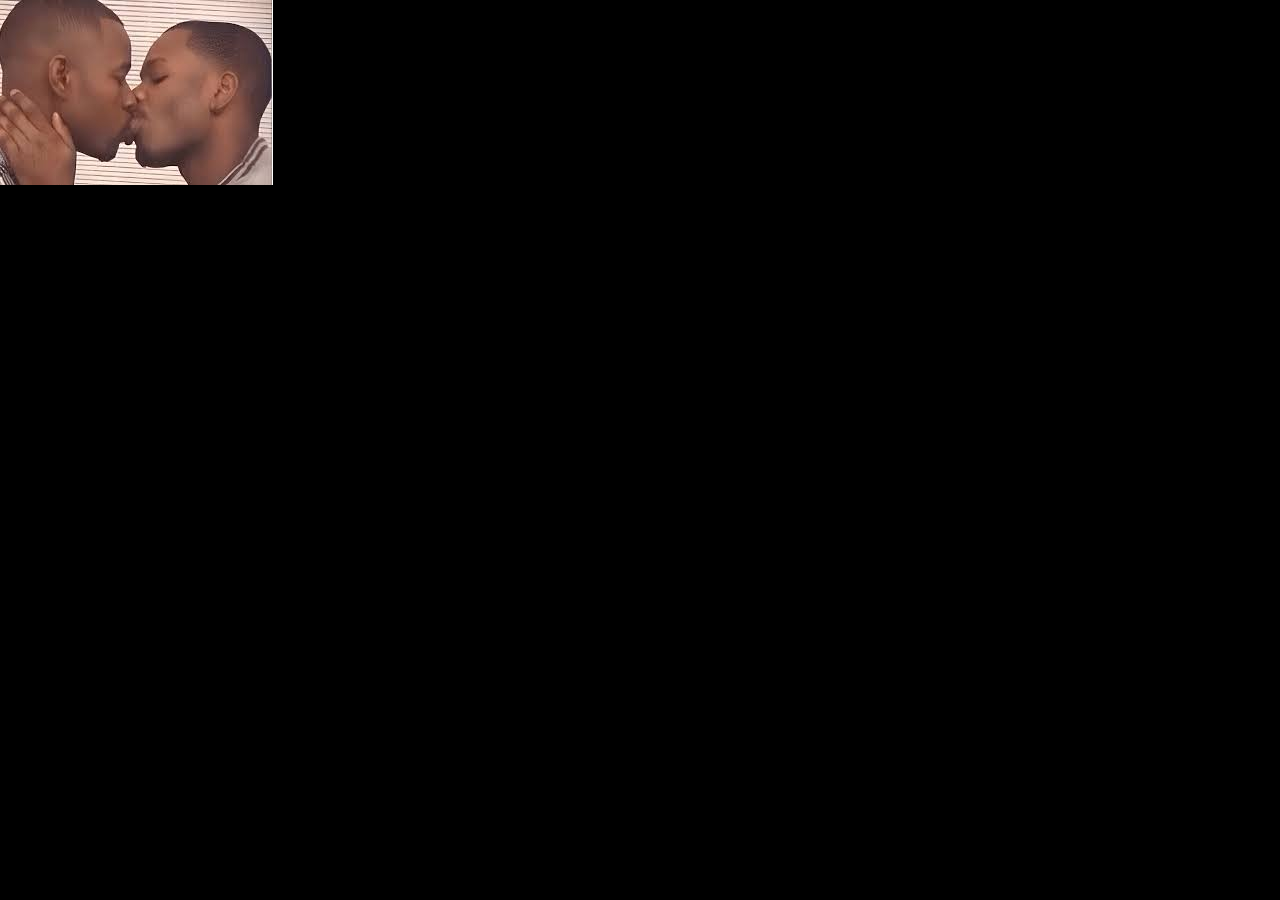
<file: SimpleHtml-bootstrapt/core/dashboard.html>
<!doctype html>
<html lang="en">
  <head>
    <meta charset="utf-8">
    <meta name="viewport" content="width=device-width, initial-scale=1">
    <title>MyNig</title>
    <link href="https://cdn.jsdelivr.net/npm/bootstrap@5.3.8/dist/css/bootstrap.min.css" rel="stylesheet" integrity="sha384-sRIl4kxILFvY47J16cr9ZwB07vP4J8+LH7qKQnuqkuIAvNWLzeN8tE5YBujZqJLB" crossorigin="anonymous">
    <link rel="stylesheet" href="css/style.css">
  </head>
  <body>
    <img src="assets/images/flashbang.jpg"  class="fullscreen-img">
    <script src="https://cdn.jsdelivr.net/npm/bootstrap@5.3.8/dist/js/bootstrap.bundle.min.js" integrity="sha384-FKyoEForCGlyvwx9Hj09JcYn3nv7wiPVlz7YYwJrWVcXK/BmnVDxM+D2scQbITxI" crossorigin="anonymous"></script>
  </body>
</html>
</file>
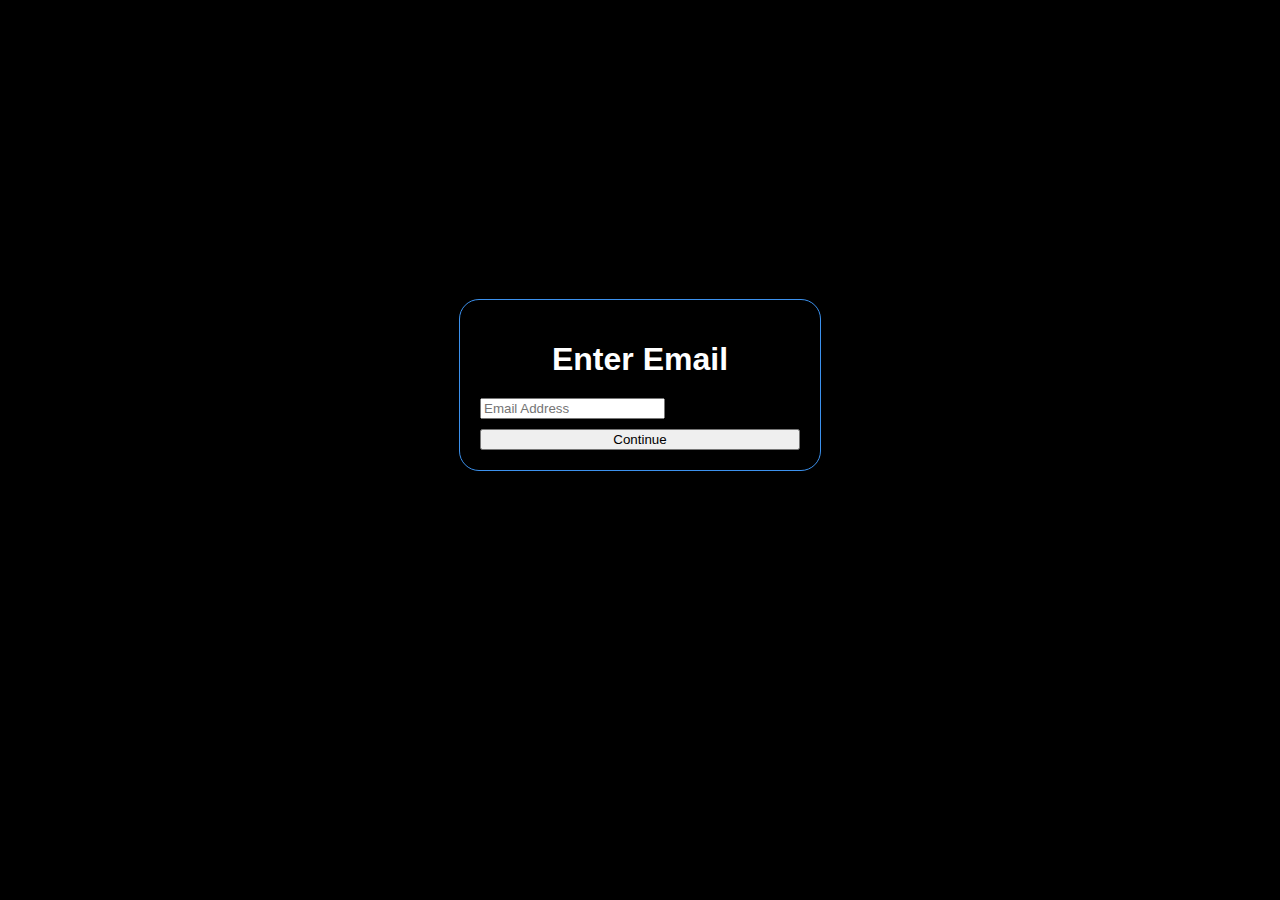
<file: SimpleHtml-bootstrapt/core/forgot-password.html>
<!-- Forgot Password Page -->
<!doctype html>
<html lang="en">
  <head>
    <meta charset="utf-8">
    <meta name="viewport" content="width=device-width, initial-scale=1">
    <title>MyNig</title>
    <link href="https://cdn.jsdelivr.net/npm/bootstrap@5.3.8/dist/css/bootstrap.min.css" rel="stylesheet" integrity="sha384-sRIl4kxILFvY47J16cr9ZwB07vP4J8+LH7qKQnuqkuIAvNWLzeN8tE5YBujZqJLB" crossorigin="anonymous">
    <link rel="stylesheet" href="assets/css/style.css">
  </head>
  <body>
    <div class="container">
        <div class="card page" >
                <h1>Enter Email</h1>
            <form action="verify-code.html" method="POST">
                <div class="form-group">
                    <input type="email" class="form-control" name="email" placeholder="Email Address" required>
                </div>
                <button type="submit" class="btn btn-primary">Continue</button>
            </form>
        </div>
    </div>
    <script src="https://cdn.jsdelivr.net/npm/bootstrap@5.3.8/dist/js/bootstrap.bundle.min.js" integrity="sha384-FKyoEForCGlyvwx9Hj09JcYn3nv7wiPVlz7YYwJrWVcXK/BmnVDxM+D2scQbITxI" crossorigin="anonymous"></script>
  </body>
</html>
</file>
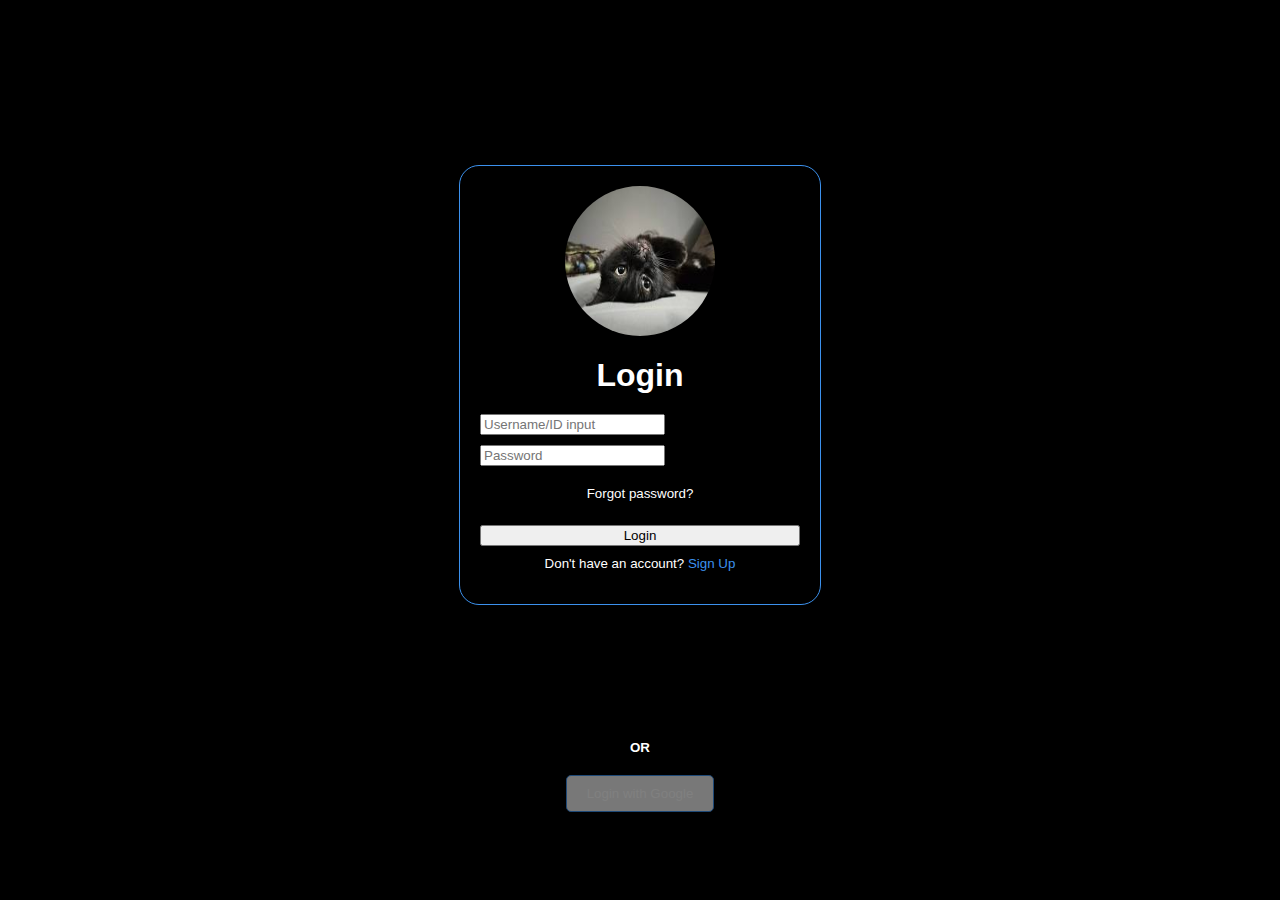
<file: SimpleHtml-bootstrapt/core/login.html>
<!-- LOGIN PAGE -->
<!doctype html>
<html lang="en">
  <head>
    <meta charset="utf-8">
    <meta name="viewport" content="width=device-width, initial-scale=1">
    <title>MyNig</title>
    <link href="https://cdn.jsdelivr.net/npm/bootstrap@5.3.8/dist/css/bootstrap.min.css" rel="stylesheet" integrity="sha384-sRIl4kxILFvY47J16cr9ZwB07vP4J8+LH7qKQnuqkuIAvNWLzeN8tE5YBujZqJLB" crossorigin="anonymous">
    <link rel="stylesheet" href="assets/css/style.css">
  </head>
  <body>
    <div class="container1">
        <div class="card page" >
            <div class="image-container">
                <img src="assets/img/catto.jpg">
            </div>
                <h1>
                    Login
                </h1>
            <form action="admin/dashboard.html" method="POST">
                <div class="form-group">
                    <input type="email" class="form-control" name="email" placeholder="Username/ID input" required>
                </div>
                <div class="form-group">
                    <input type="password" class="form-control" name="password" placeholder="Password" required>
                </div>
                <p>
                    <a href="forgot-password.html"> Forgot password?</a>
                </p>
                <button type="submit" class="btn btn-primary">Login</button>
            </form>
            <p>
                Don't have an account?&nbsp;<a class="link" style="color: #3c91ed;" href="signup.html">Sign Up</a>
            </p>
        </div>
    </div>
    <p class="text-center">OR</p>
    <div class="google-login-container">
        <button type="submit" class="btn">Login with Google</button>
    </div>
    <script src="https://cdn.jsdelivr.net/npm/bootstrap@5.3.8/dist/js/bootstrap.bundle.min.js" integrity="sha384-FKyoEForCGlyvwx9Hj09JcYn3nv7wiPVlz7YYwJrWVcXK/BmnVDxM+D2scQbITxI" crossorigin="anonymous"></script>
  </body>
</html>
</file>
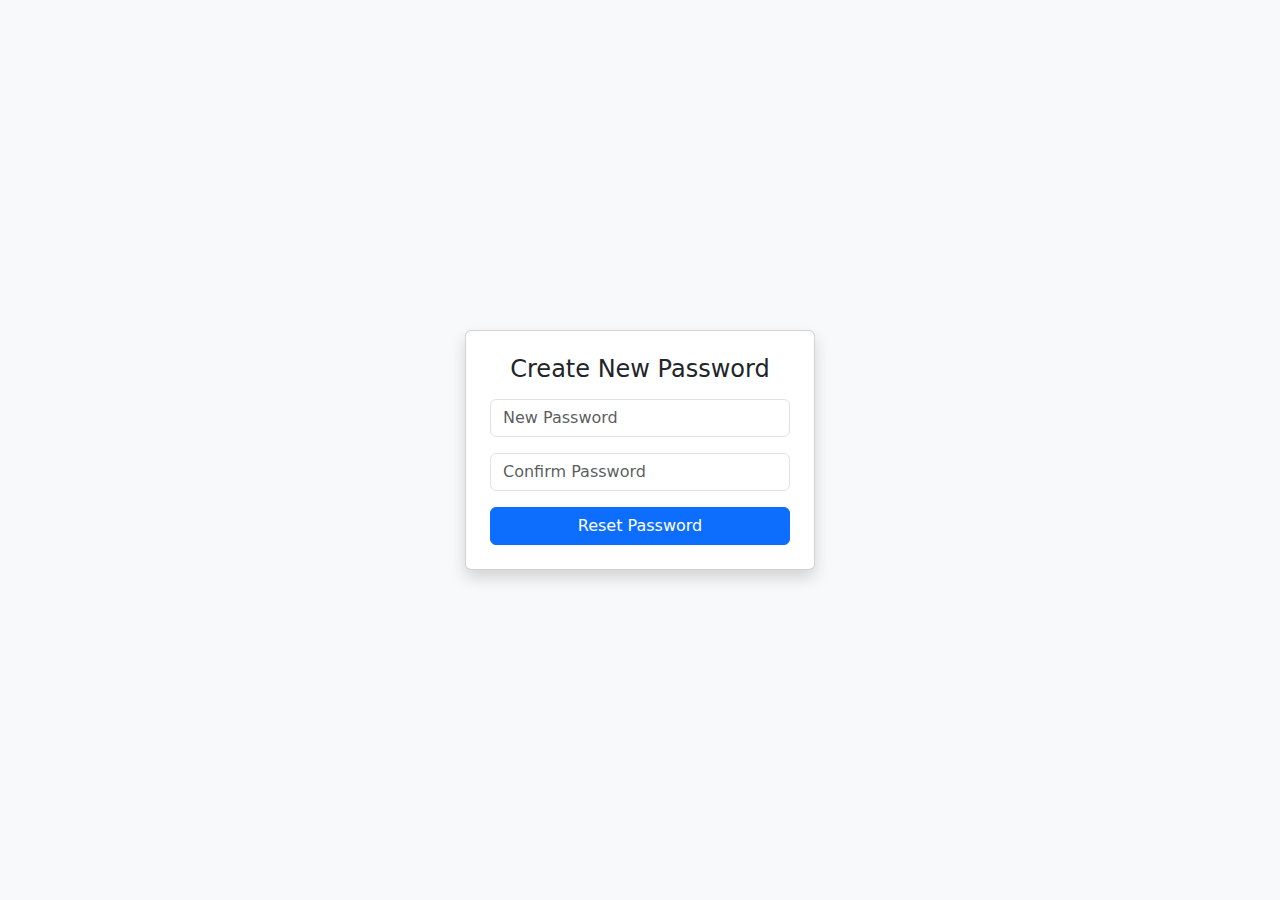
<file: SimpleHtml-bootstrapt/core/reset-password.html>
<!doctype html>
<html lang="en">
    <head>
        <meta charset="utf-8">
        <meta name="viewport" content="width=device-width, initial-scale=1">
        <title>Reset Password</title>
        <link href="https://cdn.jsdelivr.net/npm/bootstrap@5.3.8/dist/css/bootstrap.min.css" rel="stylesheet">
    </head>
    <body class="d-flex justify-content-center align-items-center vh-100 bg-light">
        <div class="card p-4 shadow" style="width: 350px;">
            <h4 class="text-center mb-3">
                Create New Password
            </h4>
            <form action="login.html" method="POST">
                <div class="mb-3">
                    <input type="password" 
                        class="form-control" 
                        id="password" 
                        placeholder="New Password" 
                        minlength="6" 
                        required>
                </div>
                <div class="mb-3">
                    <input type="password" 
                        class="form-control" 
                        id="confirmPassword" 
                        placeholder="Confirm Password" 
                        minlength="6" 
                        required>
                </div>
                <button type="submit" class="btn btn-primary w-100">
                    Reset Password
                </button>
            </form>
        </div>
        <script src="https://cdn.jsdelivr.net/npm/bootstrap@5.3.8/dist/js/bootstrap.bundle.min.js" integrity="sha384-FKyoEForCGlyvwx9Hj09JcYn3nv7wiPVlz7YYwJrWVcXK/BmnVDxM+D2scQbITxI" crossorigin="anonymous"></script>
    </body>
</html>
</file>
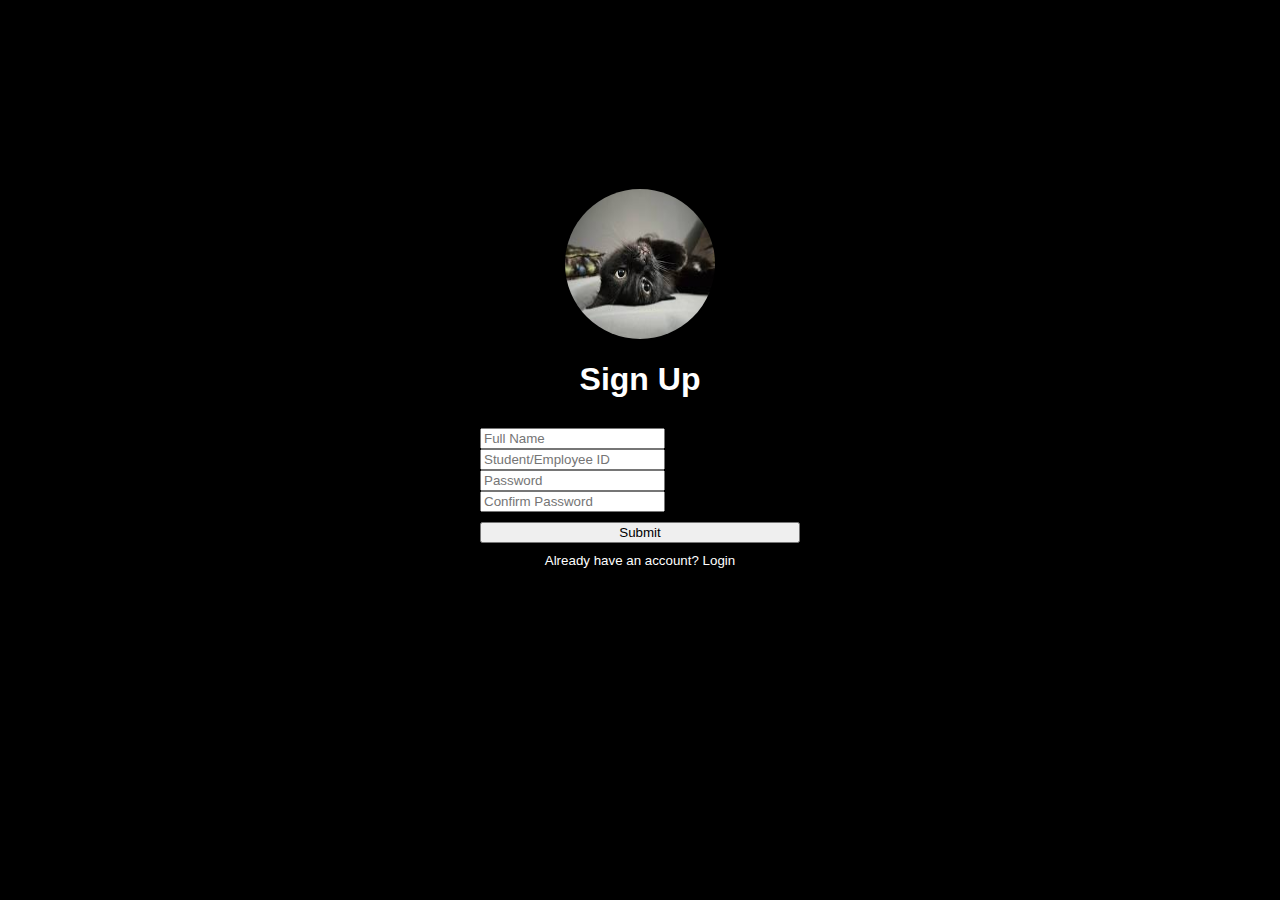
<file: SimpleHtml-bootstrapt/core/signup.html>
<!doctype html>
<html lang="en">
  <head>
    <meta charset="utf-8">
    <meta name="viewport" content="width=device-width, initial-scale=1">
    <title>MyNig</title>
    <link href="https://cdn.jsdelivr.net/npm/bootstrap@5.3.8/dist/css/bootstrap.min.css" rel="stylesheet" integrity="sha384-sRIl4kxILFvY47J16cr9ZwB07vP4J8+LH7qKQnuqkuIAvNWLzeN8tE5YBujZqJLB" crossorigin="anonymous">
    <link rel="stylesheet" href="css/style.css">
  </head>
  <body>
    <div class="container2">
        <div class="card">
            <div class="image-container">
                <img src="assets/images/catto.jpg">
            </div>
            <form>
                <h1>
                    Sign Up
                </h1>
                <div class="form-row">
                    <div class="form-group">
                        <input type="text" class="form-control" id="inputUsername" placeholder="Full Name">
                    </div>
                    <div class="form-group">
                        <input type="email" class="form-control" id="inputEmail4" placeholder="Student/Employee ID">
                    </div>
                    <div class="form-group">
                        <input type="password" class="form-control" id="inputPassword4" placeholder="Password">
                    </div>
                    <div class="form-group">
                        <input type="password" class="form-control" id="inputConfirmPassword" placeholder="Confirm Password">
                    </div>
                </div>
                <button type="submit" class="btn btn-primary">Submit</button>
            </form>
            <p>
                Already have an account?&nbsp;<a style="text-decoration: none;" href="login.html">Login</a>
            </p>
        </div>
    </div>
    <script src="https://cdn.jsdelivr.net/npm/bootstrap@5.3.8/dist/js/bootstrap.bundle.min.js" integrity="sha384-FKyoEForCGlyvwx9Hj09JcYn3nv7wiPVlz7YYwJrWVcXK/BmnVDxM+D2scQbITxI" crossorigin="anonymous"></script>
  </body>
</html>
</file>
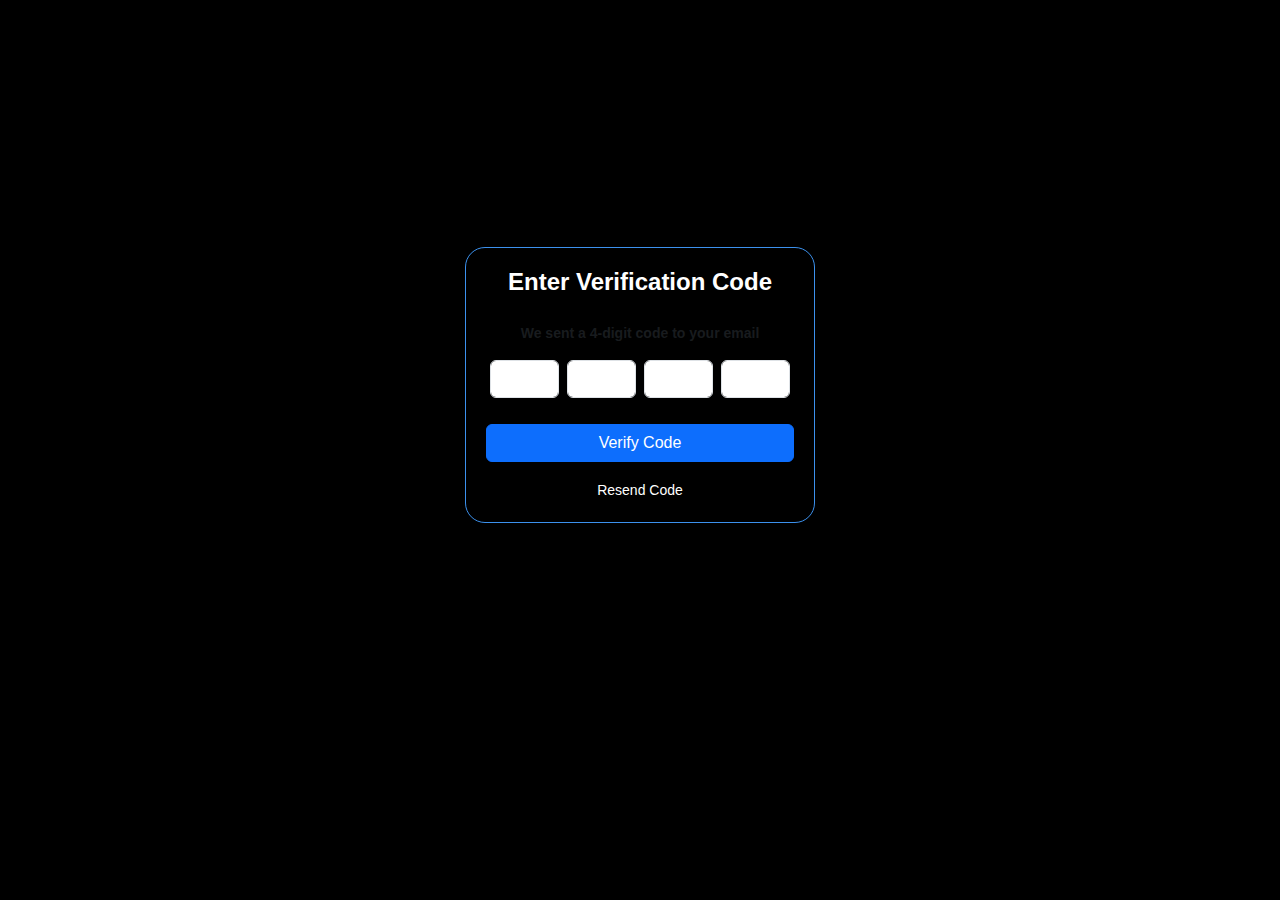
<file: SimpleHtml-bootstrapt/core/verify-code.html>
<!-- Verify Code Page -->
<!doctype html>
<html lang="en">
    <head>
        <meta charset="utf-8">
        <meta name="viewport" content="width=device-width, initial-scale=1">
        <title>Verify Code</title>
        <link href="https://cdn.jsdelivr.net/npm/bootstrap@5.3.8/dist/css/bootstrap.min.css" rel="stylesheet">
        <link rel="stylesheet" href="assets/css/style.css">
    </head>
    <body>
        <div class="container">
            <div class="card page" style="width: 350px;">
                <h4 class="text-center mb-3">Enter Verification Code</h4>
                <p class="text-center text-muted" style="font-size: 14px;">
                    We sent a 4-digit code to your email
                </p>
            <form action="reset-password.html" method="POST">
                <div class="d-flex justify-content-between mb-3">
                    <input type="text" class="form-control text-center mx-1" maxlength="1" required>
                    <input type="text" class="form-control text-center mx-1" maxlength="1" required>
                    <input type="text" class="form-control text-center mx-1" maxlength="1" required>
                    <input type="text" class="form-control text-center mx-1" maxlength="1" required>
                </div>
                <button type="submit" class="btn btn-primary w-100">Verify Code</button>
            </form>
            <div class="text-center mt-3">
                <a href="#" style="text-decoration:none; font-size:14px;">Resend Code</a>
            </div>
        </div>
        <script src="https://cdn.jsdelivr.net/npm/bootstrap@5.3.8/dist/js/bootstrap.bundle.min.js" integrity="sha384-FKyoEForCGlyvwx9Hj09JcYn3nv7wiPVlz7YYwJrWVcXK/BmnVDxM+D2scQbITxI" crossorigin="anonymous"></script>
    </body>
</html>
</file>
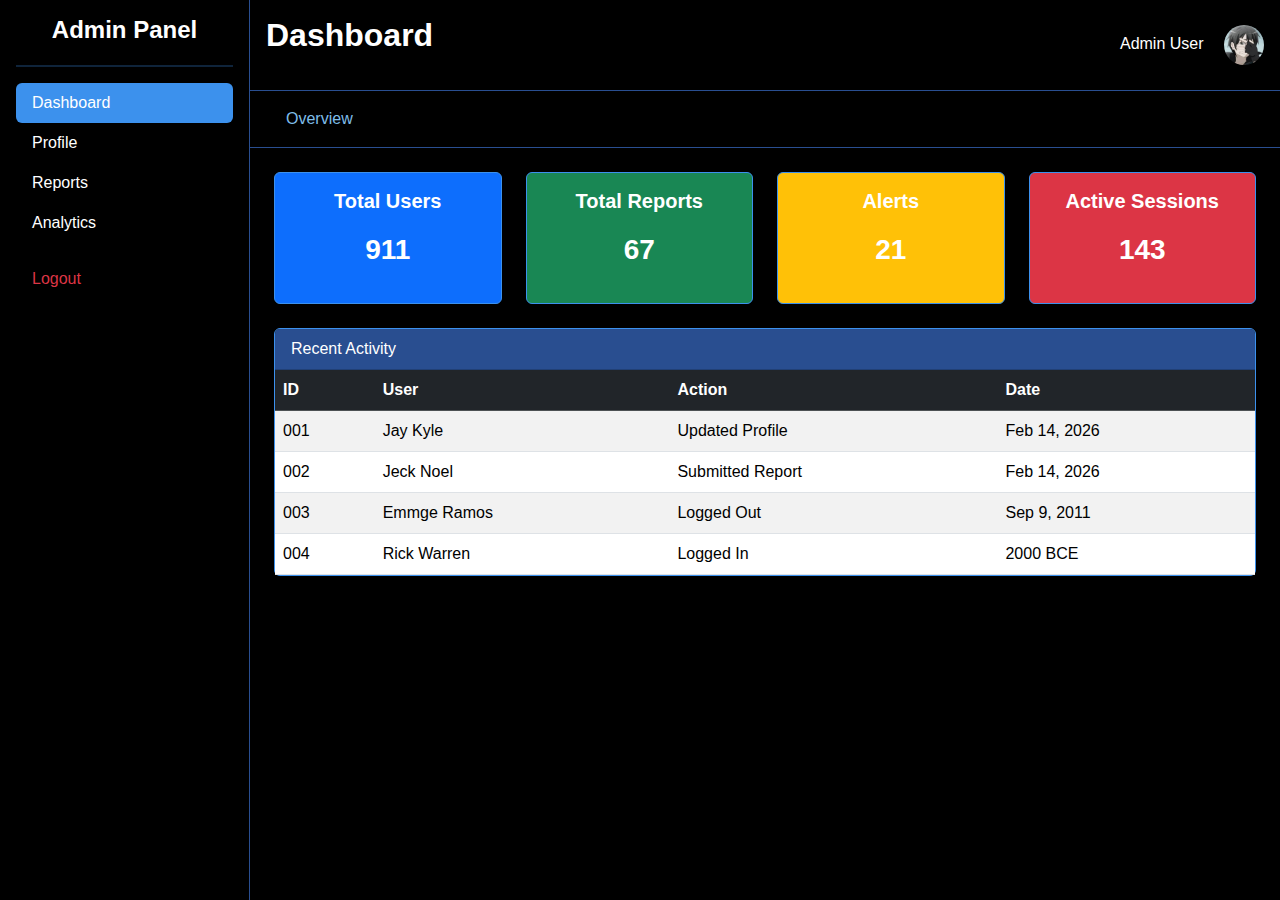
<file: SimpleHtml-bootstrapt/core/admin/dashboard.html>
<!doctype html>
<html lang="en">
<head>
  <meta charset="utf-8">
  <meta name="viewport" content="width=device-width, initial-scale=1">
  <title>Dashboard</title>
  <link href="https://cdn.jsdelivr.net/npm/bootstrap@5.3.8/dist/css/bootstrap.min.css" rel="stylesheet">
  <link rel="stylesheet" href="../assets/css/style.css">
</head>
<body>
<div class="side-nav d-flex">
  <div class="side-bar bg-dark text-white p-3 " style="width: 250px; min-height: 100vh;">
    <h4 class="text-center">Admin Panel</h4>
    <hr>
    <ul class="nav flex-column">
      <li class="nav-item active">
        <a class="nav-link active" href="dashboard.html">Dashboard</a>
      </li>
      <li class="nav-item">
        <a class="nav-link text-white" href="profile.html">Profile</a>
      </li>
      <li class="nav-item">
        <a class="nav-link text-white" href="reports.html">Reports</a>
      </li>
      <li class="nav-item">
        <a class="nav-link text-white" href="analytics.html">Analytics</a>
      </li>
      <li class="nav-item mt-3">
        <a class="nav-link text-danger" href="../login.html">Logout</a>
      </li>
    </ul>
  </div>
  <div class="right-side flex-grow-1">
    <div class="d-flex justify-content-between align-items-center p-3 border-bottom">
      <h2>Dashboard</h2>
      <div>
        <span class="me-3">Admin User</span>
        <img src="../assets/img/avatar.jpg" class="rounded-circle" width="40" height="40" alt="Admin Avatar">
      </div>
    </div>
    <nav class="navbar navbar-expand-lg px-3">
      <div class="container-fluid">
        <div class="navbar-nav">
          <a class="nav-link active" href="#">Overview</a>
        </div>
      </div>
    </nav>
    <div class="container-fluid p-4">
      <div class="row g-4 mb-4">
        <div class="col-md-3">
          <div class="card text-bg-primary">
            <div class="card-body">
              <h5>Total Users</h5>
              <h3>911</h3>
            </div>
          </div>
        </div>
        <div class="col-md-3">
          <div class="card text-bg-success">
            <div class="card-body">
              <h5>Total Reports</h5>
              <h3>67</h3>
            </div>
          </div>
        </div>
        <div class="col-md-3">
          <div class="card text-bg-warning">
            <div class="card-body">
              <h5>Alerts</h5>
              <h3>21</h3>
            </div>
          </div>
        </div>
        <div class="col-md-3">
          <div class="card text-bg-danger">
            <div class="card-body">
              <h5>Active Sessions</h5>
              <h3>143</h3>
            </div>
          </div>
        </div>
      </div>
      <div class="card">
        <div class="card-header">
          Recent Activity
        </div>
        <div class="card-body p-0">
          <table class="table table-striped mb-0">
            <thead class="table-dark">
              <tr>
                <th>ID</th>
                <th>User</th>
                <th>Action</th>
                <th>Date</th>
              </tr>
            </thead>
            <tbody>
              <tr>
                <td>001</td>
                <td>Jay Kyle</td>
                <td>Updated Profile</td>
                <td>Feb 14, 2026</td>
              </tr>
              <tr>
                <td>002</td>
                <td>Jeck Noel</td>
                <td>Submitted Report</td>
                <td>Feb 14, 2026</td>
              </tr>
              <tr>
                <td>003</td>
                <td>Emmge Ramos</td>
                <td>Logged Out</td>
                <td>Sep 9, 2011</td>
              </tr>
              <tr>
                <td>004</td>
                <td>Rick Warren</td>
                <td>Logged In</td>
                <td>2000 BCE</td>
              </tr>
            </tbody>
          </table>
        </div>
      </div>
    </div>
  </div>
</div>
<script src="https://cdn.jsdelivr.net/npm/bootstrap@5.3.8/dist/js/bootstrap.bundle.min.js"></script>
</body>
</html>
</file>
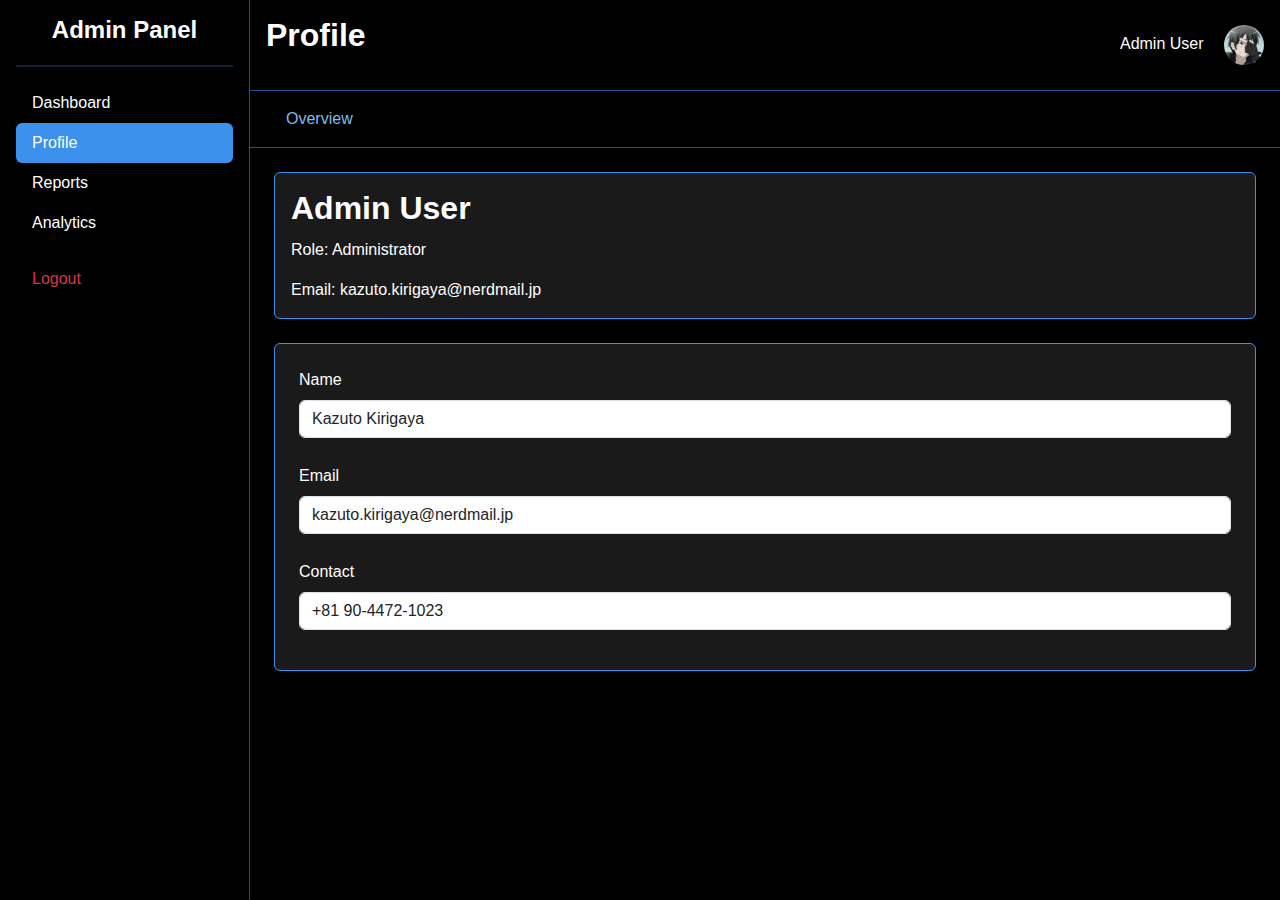
<file: SimpleHtml-bootstrapt/core/admin/profile.html>
<!doctype html>
<html lang="en">
<head>
  <meta charset="utf-8">
  <meta name="viewport" content="width=device-width, initial-scale=1">
  <title>Profile</title>
  <link href="https://cdn.jsdelivr.net/npm/bootstrap@5.3.8/dist/css/bootstrap.min.css" rel="stylesheet">
  <link rel="stylesheet" href="../assets/css/style.css">
</head>
<body>
<div class="side-nav d-flex">
  <div class="side-bar bg-dark text-white p-3 " style="width: 250px; min-height: 100vh;">
    <h4 class="text-center">Admin Panel</h4>
    <hr>
    <ul class="nav flex-column">
      <li class="nav-item">
        <a class="nav-link  text-white" href="dashboard.html">Dashboard</a>
      </li>
      <li class="nav-item active">
        <a class="nav-link active" href="profile.html">Profile</a>
      </li>
      <li class="nav-item">
        <a class="nav-link text-white" href="reports.html">Reports</a>
      </li>
      <li class="nav-item">
        <a class="nav-link text-white" href="analytics.html">Analytics</a>
      </li>
      <li class="nav-item mt-3">
        <a class="nav-link text-danger" href="../login.html">Logout</a>
      </li>
    </ul>
  </div>
  <div class="flex-grow-1">
    <div class="d-flex justify-content-between align-items-center p-3 border-bottom">
      <h2>Profile</h2>
      <div>
        <span class="me-3">Admin User</span>
        <img src="../assets/img/avatar.jpg" class="rounded-circle" width="40" height="40" alt="Admin Avatar">
      </div>
    </div>
    <nav class="navbar navbar-expand-lg px-3">
      <div class="container-fluid">
        <div class="navbar-nav">
          <a class="nav-link active" href="#">Overview</a>
        </div>
      </div>
    </nav>
    <div class="container-fluid p-4">
      <div class="card mb-4">
        <div class="card-body">
          <h5 class="card-title justify-content-start fs-2">Admin User</h5>
          <p class="card-text justify-content-start fs-6">Role: Administrator</p>
          <p class="card-text justify-content-start fs-6">Email: kazuto.kirigaya@nerdmail.jp</p>
        </div>
      </div>
      <div class="card p-4">
        <form>
          <div class="mb-3">
            <label for="name" class="form-label">Name</label>
            <input type="text" id="name" class="form-control" value="Kazuto Kirigaya" readonly>
          </div>
          <div class="mb-3">
            <label for="email" class="form-label">Email</label>
            <input type="email" id="email" class="form-control" value="kazuto.kirigaya@nerdmail.jp" readonly>
          </div>
          <div class="mb-3">
            <label for="contact" class="form-label">Contact</label>
            <input type="text" id="contact" class="form-control" value="+81 90-4472-1023" readonly>
          </div>
        </form>
      </div>
    </div>
  </div>
</div>
<script src="https://cdn.jsdelivr.net/npm/bootstrap@5.3.8/dist/js/bootstrap.bundle.min.js"></script>
</body>
</html>
</file>
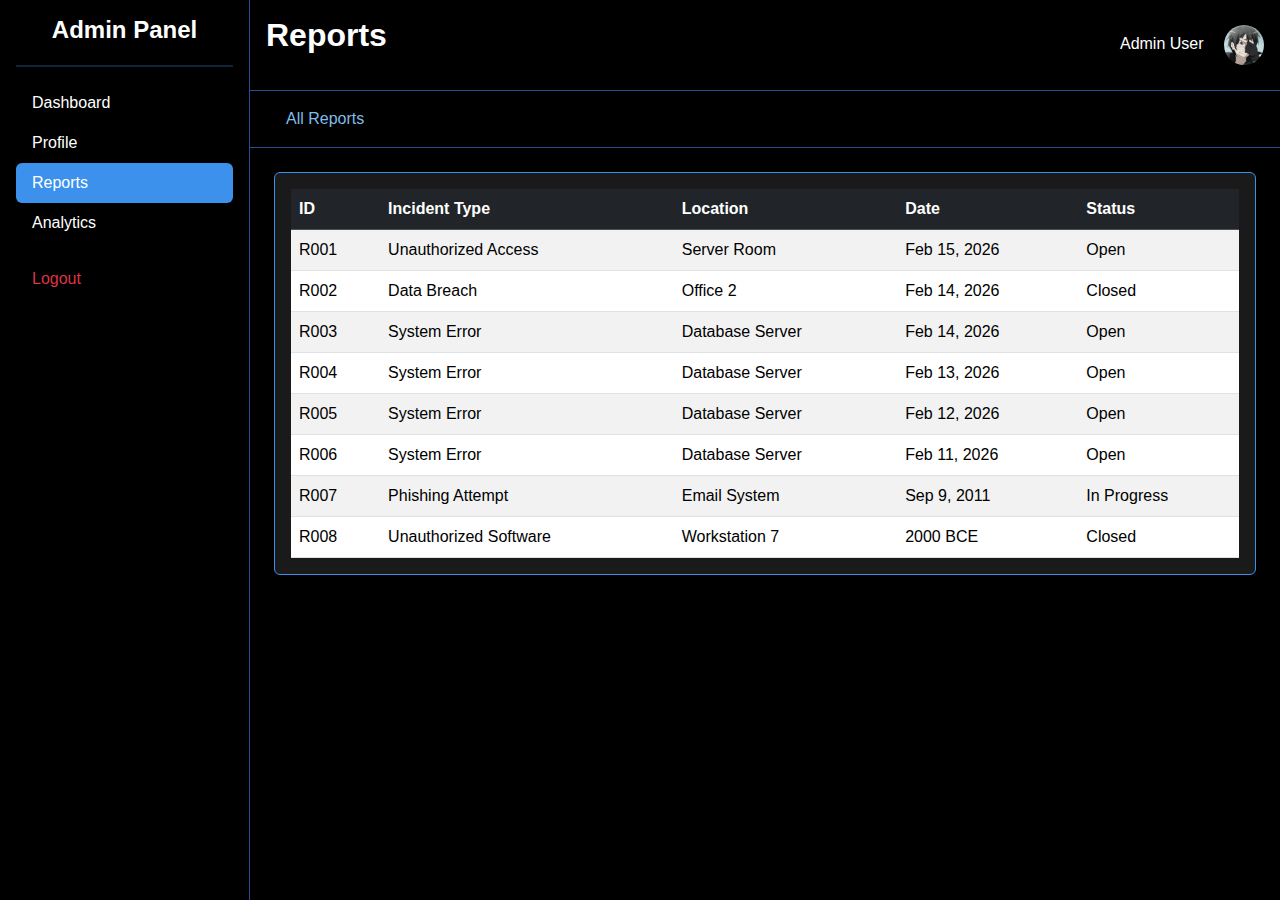
<file: SimpleHtml-bootstrapt/core/admin/reports.html>
<!doctype html>
<html lang="en">
<head>
  <meta charset="utf-8">
  <meta name="viewport" content="width=device-width, initial-scale=1">
  <title>Reports</title>
  <link href="https://cdn.jsdelivr.net/npm/bootstrap@5.3.8/dist/css/bootstrap.min.css" rel="stylesheet">
  <link rel="stylesheet" href="../assets/css/style.css">
</head>
<body>
<div class="side-nav d-flex">
  <div class="side-bar bg-dark text-white p-3 " style="width: 250px; min-height: 100vh;">
    <h4 class="text-center">Admin Panel</h4>
    <hr>
    <ul class="nav flex-column">
      <li class="nav-item ">
        <a class="nav-link text-white" href="dashboard.html">Dashboard</a>
      </li>
      <li class="nav-item">
        <a class="nav-link text-white" href="profile.html">Profile</a>
      </li>
      <li class="nav-item active">
        <a class="nav-link active" href="reports.html">Reports</a>
      </li>
      <li class="nav-item">
        <a class="nav-link text-white" href="analytics.html">Analytics</a>
      </li>
      <li class="nav-item mt-3">
        <a class="nav-link text-danger" href="../login.html">Logout</a>
      </li>
    </ul>
  </div>
  <div class="flex-grow-1">
    <div class="d-flex justify-content-between align-items-center p-3 border-bottom">
      <h2>Reports</h2>
      <div>
        <span class="me-3">Admin User</span>
        <img src="../assets/img/avatar.jpg" class="rounded-circle" width="40" height="40" alt="Admin Avatar">
      </div>
    </div>
    <nav class="navbar navbar-expand-lg px-3">
      <div class="container-fluid">
        <div class="navbar-nav">
          <a class="nav-link active" href="#">All Reports</a>
        </div>
      </div>
    </nav>
    <div class="container-fluid p-4">
      <div class="card p-3">
        <table class="table table-striped table-hover mb-0">
          <thead class="table-dark">
            <tr>
              <th>ID</th>
              <th>Incident Type</th>
              <th>Location</th>
              <th>Date</th>
              <th>Status</th>
            </tr>
          </thead>
          <tbody>
            <tr>
              <td>R001</td>
              <td>Unauthorized Access</td>
              <td>Server Room</td>
              <td>Feb 15, 2026</td>
              <td>Open</td>
            </tr>
            <tr>
              <td>R002</td>
              <td>Data Breach</td>
              <td>Office 2</td>
              <td>Feb 14, 2026</td>
              <td>Closed</td>
            </tr>
            <tr>
              <td>R003</td>
              <td>System Error</td>
              <td>Database Server</td>
              <td>Feb 14, 2026</td>
              <td>Open</td>
            </tr>
            <tr>
              <td>R004</td>
              <td>System Error</td>
              <td>Database Server</td>
              <td>Feb 13, 2026</td>
              <td>Open</td>
            </tr>
            <tr>
              <td>R005</td>
              <td>System Error</td>
              <td>Database Server</td>
              <td>Feb 12, 2026</td>
              <td>Open</td>
            </tr>
            <tr>
              <td>R006</td>
              <td>System Error</td>
              <td>Database Server</td>
              <td>Feb 11, 2026</td>
              <td>Open</td>
            </tr>
            <tr>
              <td>R007</td>
              <td>Phishing Attempt</td>
              <td>Email System</td>
              <td>Sep 9, 2011</td>
              <td>In Progress</td>
            </tr>
            <tr>
              <td>R008</td>
              <td>Unauthorized Software</td>
              <td>Workstation 7</td>
              <td>2000 BCE</td>
              <td>Closed</td>
            </tr>
          </tbody>
        </table>
      </div>
    </div>
  </div>
</div>
<script src="https://cdn.jsdelivr.net/npm/bootstrap@5.3.8/dist/js/bootstrap.bundle.min.js"></script>
</body>
</html>
</file>
<file: SimpleHtml-bootstrapt/core/css/style.css>
:root {
  --color-bg: #000000;
  --color-bg-light: #1a1a1a;
  --color-text: #ffffff;

  --color-accent: #3c91ed;
  --color-accent-dark: #294E90;
  --color-accent-light: #7ebde9;
}

body {
    background-color: var(--color-bg);
    color: var(--color-text);
    font-family: Arial, sans-serif; 
    margin: 0; 
    padding: 0;
}

h1,h2,h3,h4,h5,h6 {
    color: var(--color-text);
    justify-content: center; 
    display: flex; 
    margin-bottom: 20px; 
    font-weight: bold;
}

form {
    justify-content: center; 
    display: flex; 
    flex-direction: column; 
    gap: 10px;
}

p {
    color: var(--color-text);
    font-size: smaller; 
    margin-top: 10px;
    justify-content: center; 
    display: flex; 
}

a {
    color: var(--color-text);
    text-decoration: none;
}

a.link{
    color: var(--color-text);
    text-decoration: none;
}

p.text-center {
    text-align: center; 
    margin-top: 20px; 
    font-weight: bold;
}

p.left {
    justify-content: right;
    margin-top: 0;
}

.container {
    display: flex; 
    justify-content: center; 
    align-items: center; 
    height: 80vh;
}

.container1 {
    display: flex; 
    justify-content: center; 
    align-items: center; 
    height: 80vh;
}

.container2 {
    display: flex; 
    justify-content: center; 
    align-items: center; 
    height: 80vh;
}

.card {
    background-color: var(--color-bg);
    width: 20rem; 
    margin-top: 50px; 
    padding: 20px; 
    border-radius: 20px;
    border-color:var(--color-accent);
}

.card p {
    color: var(--color-text);
    font-size: smaller; 
    margin-top: 10px;
    justify-content: center; 
    display: flex;  
}

.image-container img {
    justify-content: center; 
    display: block; 
    margin: 0 auto; 
    width: 150px;
    height: 150px;
    border-radius: 50%;
}

.google-login-container {
    display: flex; 
    justify-content: center; 
    align-items: center; 
    margin-top: 20px;
}

.google-login-container button{
    border: 1px solid var(--color-accent);
    padding: 10px 20px;
    color: var(--color-text);
    opacity: 0.5;
    border-radius: 5px;
}

.google-login-container button:hover {
    background-color: var(--color-accent-light); 
    border-color: var(--color-accent); 
    color: var(--color-bg); 
    opacity: 0.9;
}

.btn.btn-outline-secondary {
    border: var(--color-accent);
    padding: 10px 20px; 
    border-radius: 5px;
}

.btn.btn-outline-secondary:hover {
    background-color: var(--color-accent-light); 
    border-color: var(--color-accent); 
    color: var(--color-bg);
}

.sidebar {
  width: 250px;
  background: var(--color-bg);
  color: var(--color-text);
  position: fixed;
  height: 100vh;
  overflow-y: auto;  
  border-right: 2px solid var(--color-accent);
}

.sidebar .sidebar-header {
  padding: 20px;
  margin-top: 10px;
  text-align: center;
}

.sidebar .nav {
  text-decoration: none;
  color: var(--color-text);
  padding: 10px;
  border-radius: 6px;
  display:block;
}

.sidebar .nav li{
    text-align: center;
    margin-bottom: 10px;
    padding: 5px;
    border-radius: 10px;
    background: var(--color-accent);
    color: var(--color-bg);
}

.sidebar .nav .active {
    background-color: var(--color-accent-dark);
    color: var(--color-bg);
}

.sidebar .nav .active a {
    color: var(--color-bg);
}

.sidebar .nav li:hover {
  background: var(--color-accent-dark);
}
</file>
<file: SimpleHtml-bootstrapt/core/assets/css/style.css>
:root {
  --color-bg: #000000;
  --color-bg-light: #1a1a1a;
  --color-text: #ffffff;

  --color-accent: #3c91ed;
  --color-accent-dark: #294E90;
  --color-accent-light: #7ebde9;
}

body {
    background-color: var(--color-bg);
    color: var(--color-text);
    font-family: Arial, sans-serif; 
    margin: 0; 
    padding: 0;
}

h1,h2,h3,h4,h5,h6 {
    color: var(--color-text);
    justify-content: center; 
    display: flex; 
    margin-bottom: 20px; 
    font-weight: bold;
}

form {
    justify-content: center; 
    display: flex; 
    flex-direction: column; 
    gap: 10px;
}

p {
    color: var(--color-text);
    font-size: smaller; 
    margin-top: 10px;
    justify-content: center; 
    display: flex; 
}

a {
    color: var(--color-text);
    text-decoration: none;
}

hr {
    color: var(--color-accent);
    border: 1px solid var(--color-accent);
}

a.link{
    color: var(--color-text);
    text-decoration: none;
}

p.text-center {
    text-align: center; 
    margin-top: 20px; 
    font-weight: bold;
}

p.left {
    justify-content: right;
    margin-top: 0;
}

.container {
    display: flex; 
    justify-content: center; 
    align-items: center; 
    height: 80vh;
}

.container1 {
    display: flex; 
    justify-content: center; 
    align-items: center; 
    height: 80vh;
}

.container2 {
    display: flex; 
    justify-content: center; 
    align-items: center; 
    height: 80vh;
}

.card {
    background-color: var(--color-bg-light);
    color: var(--color-text);
    border: 1px solid var(--color-accent);
}

.page {
    background-color: var(--color-bg);
    width: 20rem; 
    margin-top: 50px; 
    padding: 20px; 
    border-radius: 20px;
    border-color:var(--color-accent);
}

.card-header {
    background-color: var(--color-accent-dark);
    color: white;
}

.card p {
    color: var(--color-text);
    font-size: smaller; 
    margin-top: 10px;
    justify-content: center; 
    display: flex;  
}

.image-container img {
    justify-content: center; 
    display: block; 
    margin: 0 auto; 
    width: 150px;
    height: 150px;
    border-radius: 50%;
}

.google-login-container {
    display: flex; 
    justify-content: center; 
    align-items: center; 
    margin-top: 20px;
}

.google-login-container button{
    border: 1px solid var(--color-accent);
    padding: 10px 20px;
    color: var(--color-text);
    opacity: 0.5;
    border-radius: 5px;
}

.google-login-container button:hover {
    background-color: var(--color-accent-light); 
    border-color: var(--color-accent); 
    color: var(--color-bg); 
    opacity: 0.9;
}

.btn.btn-outline-secondary {
    border: var(--color-accent);
    padding: 10px 20px; 
    border-radius: 5px;
}

.btn.btn-outline-secondary:hover {
    background-color: var(--color-accent-light); 
    border-color: var(--color-accent); 
    color: var(--color-bg);
}

.side-bar {
    background-color: var(--color-bg) !important;
    min-height: 100vh;
    border-right: 1px solid var(--color-accent-dark);
}

.side-bar .nav-link {
    color: var(--color-text);
    transition: 0.3s;
}

.side-bar .nav-link:hover {
    background-color: var(--color-accent-dark);
    color: var(--color-text);
    border-radius: 6px;
}

.side-bar .nav-link.active {
    background-color: var(--color-accent);
    color: #fff;
    border-radius: 6px;
}

.border-bottom {
    border-color: var(--color-accent-dark) !important;
}

.flex-grow-1 > .d-flex {
    background-color: var(--color-bg);
}

.right-side {
    background-color: var(--color-bg);
}

.navbar {
    background-color: var(--color-bg);
    border-bottom: 1px solid var(--color-accent-dark);
}

.navbar .nav-link {
    color: var(--color-text);
}

.navbar .nav-link.active {
    color: var(--color-accent-light);
}

.table {
    color: var(--color-text);
}

.table thead {
    background-color: var(--color-accent-dark);
}

.table-striped > tbody > tr:nth-of-type(odd) {
    background-color: var(--color-bg);
}

.chart-placeholder {
    height:250px; 
    width: auto;
    border:1px dashed var(--color-accent); 
    display:flex; 
    align-items:center; 
    justify-content:center; 
}
</file>
